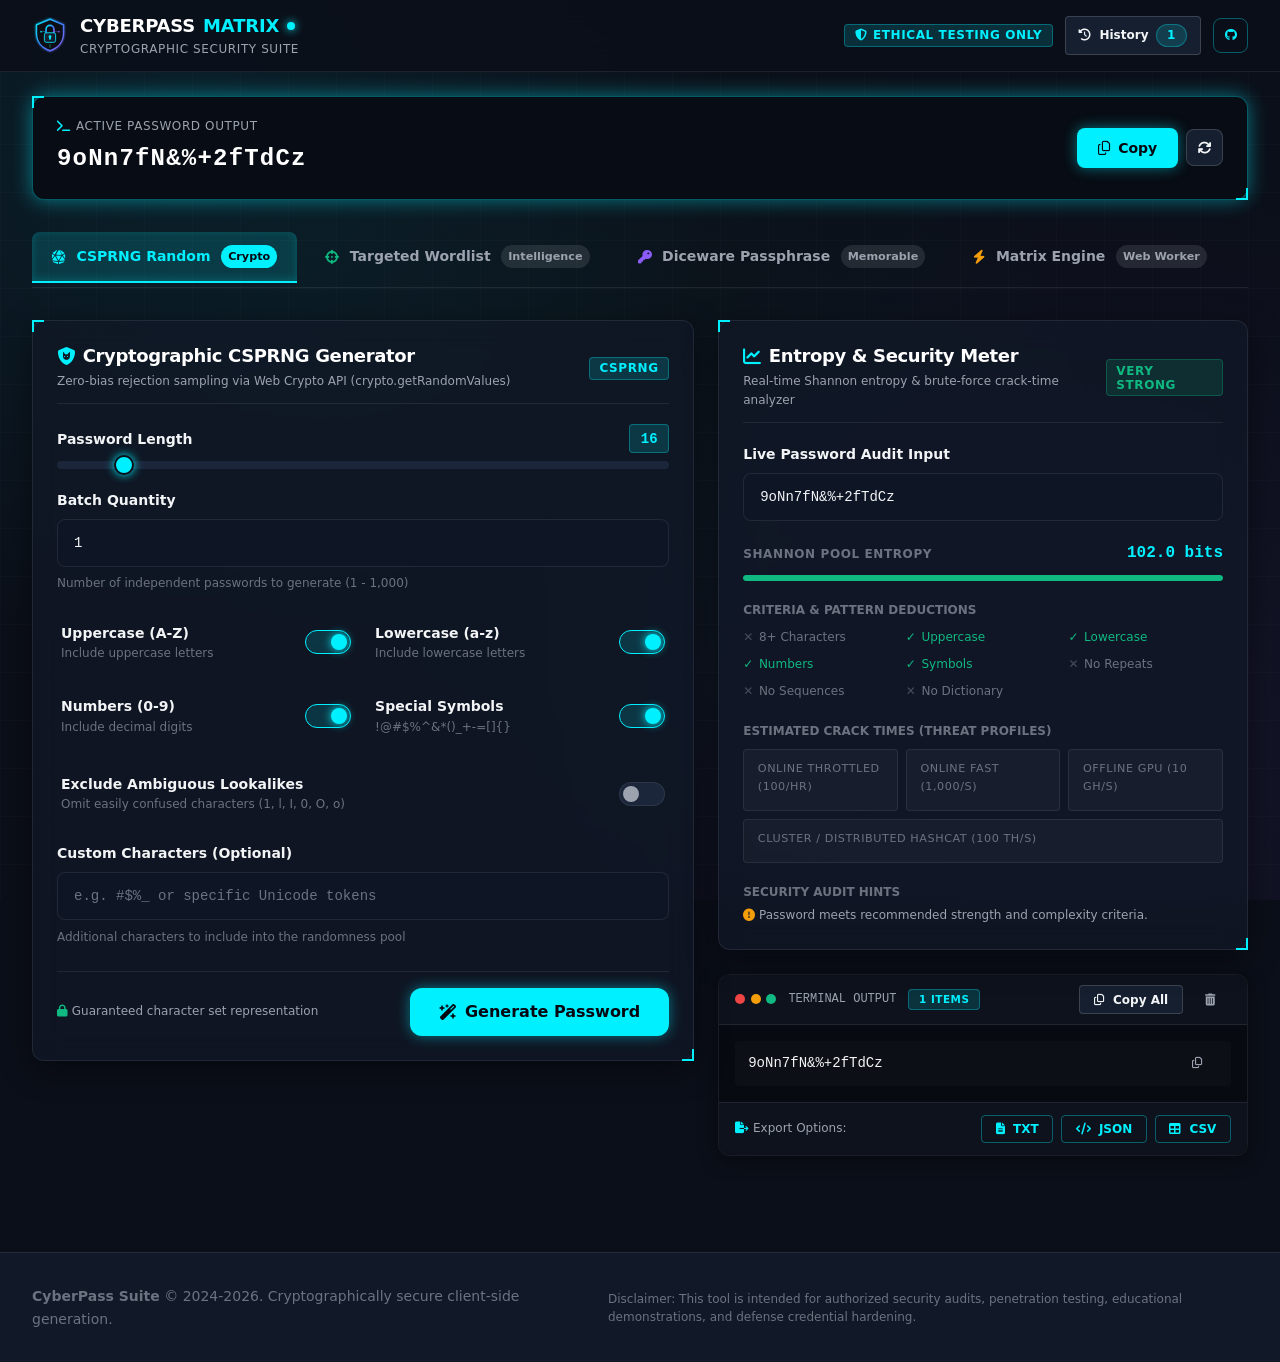
<file: index.html>
<!DOCTYPE html>
<html lang="en">
<head>
  <meta charset="UTF-8" />
  <meta name="viewport" content="width=device-width, initial-scale=1.0" />
  <meta http-equiv="X-UA-Compatible" content="ie=edge" />
  <title>CyberPass Suite - Advanced Password & Wordlist Matrix</title>
  <meta name="description" content="Next-generation cryptographic password generator, targeted wordlist permutation matrix, Diceware passphrase builder, and real-time entropy analyzer for cybersecurity professionals." />
  <link rel="icon" type="image/svg+xml" href="assets/favicon.svg" />

  <!-- FontAwesome 6 Icons CDN -->
  <link rel="stylesheet" href="https://cdnjs.cloudflare.com/ajax/libs/font-awesome/6.5.1/css/all.min.css" />

  <!-- Cyber Design System Stylesheets -->
  <link rel="stylesheet" href="css/styles.css" />
  <link rel="stylesheet" href="css/components.css" />
  <link rel="stylesheet" href="css/cyber-theme.css" />
</head>
<body>
  <!-- Ambient Cyber Background Grid -->
  <div class="cyber-bg"></div>

  <!-- Application Header -->
  <header class="app-header">
    <div class="container header-inner">
      <a href="index.html" class="header-brand">
        <div class="header-logo-icon">
          <img src="assets/favicon.svg" alt="CyberPass Suite Logo" width="36" height="36" />
        </div>
        <div class="header-title-group">
          <span class="header-title">
            CYBERPASS <span class="text-cyan">MATRIX</span>
            <span class="pulse-dot pulse-cyan" title="Operational"></span>
          </span>
          <span class="header-tagline">Cryptographic Security Suite</span>
        </div>
      </a>

      <div class="header-actions">
        <span class="badge badge-cyan d-none d-md-flex" style="display: inline-flex;">
          <i class="fa-solid fa-shield-halved"></i> Ethical Testing Only
        </span>
        <button id="btn-open-history" class="btn btn-secondary btn-sm" aria-label="Open Password History">
          <i class="fa-solid fa-clock-rotate-left"></i>
          <span>History</span>
          <span id="history-count-badge" class="badge badge-pill badge-cyan">0</span>
        </button>
        <a href="https://github.com" target="_blank" rel="noopener noreferrer" class="btn btn-outline btn-sm btn-icon" title="View Source on GitHub">
          <i class="fa-brands fa-github"></i>
        </a>
      </div>
    </div>
  </header>

  <!-- Main Content Layout -->
  <main class="container" style="padding-top: 1.5rem; padding-bottom: 3rem;">

    <!-- Hero Display for Single Active Password -->
    <section class="password-hero glow-cyan cyber-corners" style="margin-bottom: 2rem;" aria-label="Primary Password Output">
      <div style="overflow: hidden; min-width: 0; width: 100%;">
        <div class="text-xs text-muted" style="text-transform: uppercase; letter-spacing: 0.05em; margin-bottom: 0.25rem;">
          <i class="fa-solid fa-terminal text-cyan"></i> Active Password Output
        </div>
        <div class="password-display-text" id="hero-password">Initializing CSPRNG entropy...</div>
      </div>
      <div class="password-hero-actions">
        <button id="btn-hero-copy" class="btn btn-primary" title="Copy to clipboard">
          <i class="fa-regular fa-copy"></i>
          <span>Copy</span>
        </button>
        <button id="btn-hero-regenerate" class="btn btn-secondary btn-icon" title="Regenerate password">
          <i class="fa-solid fa-arrows-rotate"></i>
        </button>
      </div>
    </section>

    <!-- Navigation Tab Bar -->
    <nav class="tabs-nav-wrapper" aria-label="Generator Modes Navigation">
      <div class="tabs-nav" role="tablist">
        <button id="tab-csprng" class="tab-btn active" role="tab" aria-selected="true" aria-controls="panel-csprng">
          <i class="fa-solid fa-dice-d20 text-cyan"></i>
          <span>CSPRNG Random</span>
          <span class="tab-badge">Crypto</span>
        </button>
        <button id="tab-targeted" class="tab-btn" role="tab" aria-selected="false" aria-controls="panel-targeted">
          <i class="fa-solid fa-crosshairs text-green"></i>
          <span>Targeted Wordlist</span>
          <span class="tab-badge">Intelligence</span>
        </button>
        <button id="tab-passphrase" class="tab-btn" role="tab" aria-selected="false" aria-controls="panel-passphrase">
          <i class="fa-solid fa-key text-purple"></i>
          <span>Diceware Passphrase</span>
          <span class="tab-badge">Memorable</span>
        </button>
        <button id="tab-wordlist" class="tab-btn" role="tab" aria-selected="false" aria-controls="panel-wordlist">
          <i class="fa-solid fa-bolt text-amber"></i>
          <span>Matrix Engine</span>
          <span class="tab-badge">Web Worker</span>
        </button>
      </div>
    </nav>

    <!-- Main Dashboard Grid Layout -->
    <div class="dashboard-grid">

      <!-- Left Column: Generator Configuration Panels -->
      <section class="generator-workspace" aria-label="Generator Configuration">

        <!-- =============================================================== -->
        <!-- MODE 1: CSPRNG RANDOM GENERATOR PANEL                           -->
        <!-- =============================================================== -->
        <div id="panel-csprng" class="tab-panel card glass-panel cyber-corners" role="tabpanel" aria-labelledby="tab-csprng">
          <div class="card-header">
            <div>
              <h2 class="card-title">
                <i class="fa-solid fa-shield-cat text-cyan"></i> Cryptographic CSPRNG Generator
              </h2>
              <p class="card-subtitle">Zero-bias rejection sampling via Web Crypto API (crypto.getRandomValues)</p>
            </div>
            <span class="badge badge-cyan">CSPRNG</span>
          </div>

          <div class="card-body">
            <!-- Length Slider -->
            <div class="slider-container">
              <div class="slider-header">
                <label for="csprng-length" class="slider-label">Password Length</label>
                <span id="csprng-length-val" class="slider-value">16</span>
              </div>
              <input type="range" id="csprng-length" class="slider" min="4" max="128" value="16" />
            </div>

            <!-- Quantity & Character Switches -->
            <div class="form-group">
              <label for="csprng-quantity" class="form-label">Batch Quantity</label>
              <input type="number" id="csprng-quantity" class="input-control text-mono" min="1" max="1000" value="1" />
              <span class="form-hint">Number of independent passwords to generate (1 - 1,000)</span>
            </div>

            <div class="grid-2">
              <div class="switch-item">
                <div class="switch-label-group">
                  <span class="switch-title">Uppercase (A-Z)</span>
                  <span class="switch-desc">Include uppercase letters</span>
                </div>
                <label class="switch">
                  <input type="checkbox" id="csprng-upper" checked />
                  <span class="switch-slider"></span>
                </label>
              </div>

              <div class="switch-item">
                <div class="switch-label-group">
                  <span class="switch-title">Lowercase (a-z)</span>
                  <span class="switch-desc">Include lowercase letters</span>
                </div>
                <label class="switch">
                  <input type="checkbox" id="csprng-lower" checked />
                  <span class="switch-slider"></span>
                </label>
              </div>

              <div class="switch-item">
                <div class="switch-label-group">
                  <span class="switch-title">Numbers (0-9)</span>
                  <span class="switch-desc">Include decimal digits</span>
                </div>
                <label class="switch">
                  <input type="checkbox" id="csprng-numbers" checked />
                  <span class="switch-slider"></span>
                </label>
              </div>

              <div class="switch-item">
                <div class="switch-label-group">
                  <span class="switch-title">Special Symbols</span>
                  <span class="switch-desc">!@#$%^&amp;*()_+-=[]{}</span>
                </div>
                <label class="switch">
                  <input type="checkbox" id="csprng-symbols" checked />
                  <span class="switch-slider"></span>
                </label>
              </div>
            </div>

            <div class="switch-item">
              <div class="switch-label-group">
                <span class="switch-title">Exclude Ambiguous Lookalikes</span>
                <span class="switch-desc">Omit easily confused characters (1, l, I, 0, O, o)</span>
              </div>
              <label class="switch">
                <input type="checkbox" id="csprng-no-ambiguous" />
                <span class="switch-slider"></span>
              </label>
            </div>

            <!-- Custom Characters Input -->
            <div class="form-group">
              <label for="csprng-custom" class="form-label">Custom Characters (Optional)</label>
              <input type="text" id="csprng-custom" class="input-control text-mono" placeholder="e.g. #$%_ or specific Unicode tokens" />
              <span class="form-hint">Additional characters to include into the randomness pool</span>
            </div>
          </div>

          <div class="card-footer">
            <span class="text-xs text-muted">
              <i class="fa-solid fa-lock text-green"></i> Guaranteed character set representation
            </span>
            <button id="btn-generate-csprng" class="btn btn-primary btn-lg">
              <i class="fa-solid fa-wand-magic-sparkles"></i> Generate Password
            </button>
          </div>
        </div>

        <!-- =============================================================== -->
        <!-- MODE 2: TARGETED WORDLIST GENERATOR PANEL                       -->
        <!-- =============================================================== -->
        <div id="panel-targeted" class="tab-panel card glass-panel cyber-corners hidden" role="tabpanel" aria-labelledby="tab-targeted" hidden>
          <div class="card-header">
            <div>
              <h2 class="card-title">
                <i class="fa-solid fa-crosshairs text-green"></i> Targeted Wordlist &amp; Pattern Matrix
              </h2>
              <p class="card-subtitle">Permutations based on target intelligence, casing, leetspeak &amp; delimiters</p>
            </div>
            <span class="badge badge-green">Intelligence</span>
          </div>

          <div class="card-body">
            <div class="form-group">
              <label for="targeted-words" class="form-label">Target Keywords / Names / Root Words</label>
              <textarea id="targeted-words" class="textarea-control text-mono" rows="3" placeholder="admin, corporate, target, secret, security"></textarea>
              <span class="form-hint">Comma or line-separated seed words</span>
            </div>

            <div class="grid-2">
              <div class="form-group">
                <label for="targeted-numbers" class="form-label">Years &amp; Numbers</label>
                <input type="text" id="targeted-numbers" class="input-control text-mono" placeholder="2024, 2025, 123, 007" />
                <span class="form-hint">Comma-separated numbers or dates</span>
              </div>

              <div class="form-group">
                <label for="targeted-symbols" class="form-label">Affix Symbols</label>
                <input type="text" id="targeted-symbols" class="input-control text-mono" placeholder="!, @, #, $, %" />
                <span class="form-hint">Comma-separated special characters</span>
              </div>
            </div>

            <div class="grid-2">
              <div class="form-group">
                <label for="targeted-delimiters" class="form-label">Delimiters</label>
                <input type="text" id="targeted-delimiters" class="input-control text-mono" value="_ . - @ #" />
                <span class="form-hint">Separators between compound words and affixes</span>
              </div>

              <div class="form-group">
                <label for="targeted-casing" class="form-label">Casing Transformation</label>
                <select id="targeted-casing" class="select-control">
                  <option value="all" selected>All (lower, UPPER, Title, aLtErNaTe)</option>
                  <option value="lower">Lowercase only</option>
                  <option value="upper">Uppercase only</option>
                  <option value="title">Titlecase only</option>
                  <option value="alternate">Alternate casing</option>
                  <option value="original">Preserve original</option>
                </select>
              </div>
            </div>

            <div class="grid-3">
              <div class="switch-item">
                <div class="switch-label-group">
                  <span class="switch-title">Leetspeak</span>
                  <span class="switch-desc">a→@, e→3, i→1, o→0</span>
                </div>
                <label class="switch">
                  <input type="checkbox" id="targeted-leet" checked />
                  <span class="switch-slider"></span>
                </label>
              </div>

              <div class="switch-item">
                <div class="switch-label-group">
                  <span class="switch-title">Word Reversal</span>
                  <span class="switch-desc">target → tegrat</span>
                </div>
                <label class="switch">
                  <input type="checkbox" id="targeted-reverse" />
                  <span class="switch-slider"></span>
                </label>
              </div>

              <div class="switch-item">
                <div class="switch-label-group">
                  <span class="switch-title">Compounds</span>
                  <span class="switch-desc">Pair distinct words</span>
                </div>
                <label class="switch">
                  <input type="checkbox" id="targeted-compounds" checked />
                  <span class="switch-slider"></span>
                </label>
              </div>
            </div>

            <div class="grid-3">
              <div class="form-group">
                <label for="targeted-affixes" class="form-label">Affixes Placement</label>
                <select id="targeted-affixes" class="select-control">
                  <option value="both" selected>Prefix &amp; Suffix</option>
                  <option value="suffix">Suffix only</option>
                  <option value="prefix">Prefix only</option>
                  <option value="none">No affixes</option>
                </select>
              </div>

              <div class="form-group">
                <label for="targeted-min-len" class="form-label">Min Length</label>
                <input type="number" id="targeted-min-len" class="input-control text-mono" min="0" max="64" value="0" />
              </div>

              <div class="form-group">
                <label for="targeted-max-len" class="form-label">Max Length</label>
                <input type="number" id="targeted-max-len" class="input-control text-mono" min="1" max="128" value="64" />
              </div>
            </div>

            <div class="form-group">
              <label for="targeted-limit" class="form-label">Safety Limit (Max Candidates)</label>
              <input type="number" id="targeted-limit" class="input-control text-mono" min="10" max="50000" value="5000" />
              <span class="form-hint">Cap on maximum generated permutations</span>
            </div>
          </div>

          <div class="card-footer">
            <span class="text-xs text-muted">
              <i class="fa-solid fa-fingerprint text-green"></i> Tailored for authorized credential assessment
            </span>
            <button id="btn-generate-targeted" class="btn btn-success btn-lg">
              <i class="fa-solid fa-bolt"></i> Generate Targeted Wordlist
            </button>
          </div>
        </div>

        <!-- =============================================================== -->
        <!-- MODE 3: MEMORABLE PASSPHRASE GENERATOR (DICEWARE)               -->
        <!-- =============================================================== -->
        <div id="panel-passphrase" class="tab-panel card glass-panel cyber-corners hidden" role="tabpanel" aria-labelledby="tab-passphrase" hidden>
          <div class="card-header">
            <div>
              <h2 class="card-title">
                <i class="fa-solid fa-key text-purple"></i> Memorable Passphrase Generator
              </h2>
              <p class="card-subtitle">Diceware-style 2,048 clean dictionary words with 11 bits of entropy per word</p>
            </div>
            <span class="badge badge-purple">Diceware</span>
          </div>

          <div class="card-body">
            <!-- Word Count Slider -->
            <div class="slider-container">
              <div class="slider-header">
                <label for="passphrase-words" class="slider-label">Word Count (3 to 10)</label>
                <span id="passphrase-words-val" class="slider-value">5</span>
              </div>
              <input type="range" id="passphrase-words" class="slider" min="3" max="10" value="5" />
            </div>

            <div class="grid-2">
              <div class="form-group">
                <label for="passphrase-separator" class="form-label">Word Separator</label>
                <select id="passphrase-separator" class="select-control">
                  <option value="-" selected>Hyphen (-)</option>
                  <option value=".">Period (.)</option>
                  <option value="_">Underscore (_)</option>
                  <option value=" ">Space ( )</option>
                  <option value="/">Slash (/)</option>
                  <option value="random-number">Random Digit (0-9)</option>
                  <option value="random-symbol">Random Symbol (!@#$...)</option>
                  <option value="none">None (compact)</option>
                  <option value="custom">Custom Separator...</option>
                </select>
                <input type="text" id="passphrase-custom-separator" class="input-control text-mono" placeholder="Custom separator string" style="display: none; margin-top: 0.5rem;" />
              </div>

              <div class="form-group">
                <label for="passphrase-casing" class="form-label">Casing Style</label>
                <select id="passphrase-casing" class="select-control">
                  <option value="title" selected>Title Case (Correct-Horse)</option>
                  <option value="lower">lower case (correct-horse)</option>
                  <option value="upper">UPPER CASE (CORRECT-HORSE)</option>
                  <option value="random">Random word casing</option>
                </select>
              </div>
            </div>

            <div class="grid-2">
              <div class="switch-item">
                <div class="switch-label-group">
                  <span class="switch-title">Include Random Number</span>
                  <span class="switch-desc">Injects a digit to boost entropy</span>
                </div>
                <label class="switch">
                  <input type="checkbox" id="passphrase-include-number" checked />
                  <span class="switch-slider"></span>
                </label>
              </div>

              <div class="form-group">
                <label for="passphrase-number-pos" class="form-label">Number Position</label>
                <select id="passphrase-number-pos" class="select-control">
                  <option value="random" selected>Random Word (prefix/suffix)</option>
                  <option value="append">Append to End</option>
                  <option value="prepend">Prepend to Start</option>
                  <option value="all">Every Word</option>
                </select>
              </div>
            </div>

            <div class="form-group">
              <label for="passphrase-quantity" class="form-label">Batch Quantity</label>
              <input type="number" id="passphrase-quantity" class="input-control text-mono" min="1" max="1000" value="1" />
              <span class="form-hint">Number of passphrases to generate (1 - 1,000)</span>
            </div>
          </div>

          <div class="card-footer">
            <span class="text-xs text-muted">
              <i class="fa-solid fa-brain text-purple"></i> High cryptographic security without sacrificing human memorability
            </span>
            <button id="btn-generate-passphrase" class="btn btn-purple btn-lg">
              <i class="fa-solid fa-key"></i> Generate Passphrase
            </button>
          </div>
        </div>

        <!-- =============================================================== -->
        <!-- MODE 4: HIGH-SPEED WORDLIST MATRIX (WEB WORKER)                 -->
        <!-- =============================================================== -->
        <div id="panel-wordlist" class="tab-panel card glass-panel cyber-corners hidden" role="tabpanel" aria-labelledby="tab-wordlist" hidden>
          <div class="card-header">
            <div>
              <h2 class="card-title">
                <i class="fa-solid fa-bolt text-amber"></i> High-Speed Wordlist Matrix
              </h2>
              <p class="card-subtitle">Non-blocking background Web Worker engine powered by Xoshiro128+ PRNG</p>
            </div>
            <span class="badge badge-amber">Matrix Engine</span>
          </div>

          <div class="card-body">
            <div class="grid-2">
              <div class="form-group">
                <label for="worker-mode" class="form-label">Generation Mode</label>
                <select id="worker-mode" class="select-control">
                  <option value="num_sym" selected>Legacy Mode (Numbers + Specials @$#)</option>
                  <option value="numeric">Pure Numeric (PINs / 0-9)</option>
                  <option value="alpha_num">Alphanumeric (a-z, A-Z, 0-9)</option>
                  <option value="all_chars">All Printable ASCII (94 chars)</option>
                  <option value="custom">Custom Character Matrix...</option>
                </select>
              </div>

              <div class="form-group">
                <label for="worker-count" class="form-label">Total Passwords to Generate</label>
                <input type="number" id="worker-count" class="input-control text-mono" min="100" max="10000000" step="1000" value="50000" />
                <span class="form-hint">Scale up to millions without freezing browser</span>
              </div>
            </div>

            <div id="worker-custom-chars-group" class="form-group" style="display: none;">
              <label for="worker-custom-chars" class="form-label">Custom Characters Matrix</label>
              <input type="text" id="worker-custom-chars" class="input-control text-mono" placeholder="Enter custom alphabet, symbols, or Unicode tokens" />
              <span class="form-hint">Engine will sample characters strictly from this alphabet</span>
            </div>

            <div class="grid-2">
              <div class="form-group">
                <label for="worker-min-len" class="form-label">Minimum Length</label>
                <input type="number" id="worker-min-len" class="input-control text-mono" min="1" max="64" value="8" />
              </div>

              <div class="form-group">
                <label for="worker-max-len" class="form-label">Maximum Length</label>
                <input type="number" id="worker-max-len" class="input-control text-mono" min="1" max="64" value="10" />
              </div>
            </div>

            <!-- Real-time Progress Bar -->
            <div class="progress-container" style="margin-top: 0.5rem;">
              <div style="display: flex; justify-content: space-between; font-size: var(--text-xs); color: var(--text-muted);">
                <span>Generation Progress</span>
                <span id="worker-progress-val" class="text-mono text-cyan font-bold">0%</span>
              </div>
              <div class="progress-track">
                <div id="worker-progress-bar" class="progress-fill" style="width: 0%;"></div>
              </div>
            </div>

            <!-- Real-time Engine Telemetry Metrics -->
            <div class="metric-grid">
              <div class="metric-box">
                <span class="metric-label">Generated</span>
                <span id="worker-metric-generated" class="metric-value">0</span>
                <span class="metric-sub">items</span>
              </div>

              <div class="metric-box">
                <span class="metric-label">Speed</span>
                <span id="worker-metric-speed" class="metric-value text-cyan">0 /s</span>
                <span class="metric-sub">passwords/sec</span>
              </div>

              <div class="metric-box">
                <span class="metric-label">Elapsed</span>
                <span id="worker-metric-elapsed" class="metric-value">0.00s</span>
                <span class="metric-sub">active runtime</span>
              </div>

              <div class="metric-box">
                <span class="metric-label">Est. Size</span>
                <span id="worker-metric-size" class="metric-value text-green">0.00 MB</span>
                <span class="metric-sub">UTF-8 footprint</span>
              </div>
            </div>

            <!-- Worker Control Buttons -->
            <div style="display: flex; gap: 0.75rem; flex-wrap: wrap; margin-top: 0.5rem;">
              <button id="btn-worker-start" class="btn btn-primary" style="flex: 2; min-width: 140px;">
                <i class="fa-solid fa-play"></i> Start Matrix
              </button>
              <button id="btn-worker-pause" class="btn btn-secondary" style="flex: 1;" disabled>
                <i class="fa-solid fa-pause"></i> Pause
              </button>
              <button id="btn-worker-resume" class="btn btn-secondary" style="flex: 1;" disabled>
                <i class="fa-solid fa-forward-step"></i> Resume
              </button>
              <button id="btn-worker-stop" class="btn btn-danger" style="flex: 1;" disabled>
                <i class="fa-solid fa-stop"></i> Stop
              </button>
            </div>
          </div>

          <div class="card-footer">
            <span class="text-xs text-muted">
              <i class="fa-solid fa-microchip text-amber"></i> Asynchronous Web Worker thread with graceful in-thread fallback
            </span>
            <a href="wordlist.html" class="btn btn-outline btn-sm">
              <i class="fa-solid fa-arrow-up-right-from-square"></i> Open Standalone Mode
            </a>
          </div>
        </div>

      </section>

      <!-- Right Column: Strength Analyzer & Terminal Output -->
      <section class="analysis-workspace flex flex-col gap-6" aria-label="Security Analysis and Output">

        <!-- Real-Time Password Strength Analyzer -->
        <div class="card glass-panel cyber-corners">
          <div class="card-header">
            <div>
              <h2 class="card-title">
                <i class="fa-solid fa-chart-line text-cyan"></i> Entropy &amp; Security Meter
              </h2>
              <p class="card-subtitle">Real-time Shannon entropy &amp; brute-force crack-time analyzer</p>
            </div>
            <span id="strength-score-label" class="badge badge-green">STRONG</span>
          </div>

          <div class="card-body">
            <!-- Custom Input for Live Testing -->
            <div class="form-group">
              <label for="strength-input" class="form-label">Live Password Audit Input</label>
              <input type="text" id="strength-input" class="input-control text-mono" placeholder="Type or paste any password to audit..." autocomplete="off" />
            </div>

            <!-- Strength Bar & Entropy Display -->
            <div class="strength-meter">
              <div class="strength-header">
                <span class="strength-title">Shannon Pool Entropy</span>
                <span id="strength-entropy" class="text-mono text-cyan font-bold">0.0 bits</span>
              </div>
              <div class="strength-bar-track">
                <div id="strength-meter-bar" class="strength-bar-fill" style="width: 0%; background-color: #ef4444;"></div>
              </div>
            </div>

            <!-- Criteria Checklist -->
            <div>
              <span class="form-label" style="font-size: var(--text-xs); text-transform: uppercase; color: var(--text-dim);">Criteria &amp; Pattern Deductions</span>
              <div class="criteria-list">
                <div id="crit-length" class="criteria-item unmet">
                  <span class="criteria-icon"></span> 8+ Characters
                </div>
                <div id="crit-upper" class="criteria-item unmet">
                  <span class="criteria-icon"></span> Uppercase
                </div>
                <div id="crit-lower" class="criteria-item unmet">
                  <span class="criteria-icon"></span> Lowercase
                </div>
                <div id="crit-numbers" class="criteria-item unmet">
                  <span class="criteria-icon"></span> Numbers
                </div>
                <div id="crit-symbols" class="criteria-item unmet">
                  <span class="criteria-icon"></span> Symbols
                </div>
                <div id="crit-no-repeats" class="criteria-item unmet">
                  <span class="criteria-icon"></span> No Repeats
                </div>
                <div id="crit-no-sequences" class="criteria-item unmet">
                  <span class="criteria-icon"></span> No Sequences
                </div>
                <div id="crit-no-dict" class="criteria-item unmet">
                  <span class="criteria-icon"></span> No Dictionary
                </div>
              </div>
            </div>

            <!-- Threat Model Crack Times -->
            <div>
              <span class="form-label" style="font-size: var(--text-xs); text-transform: uppercase; color: var(--text-dim); margin-bottom: 0.5rem;">Estimated Crack Times (Threat Profiles)</span>
              <div class="crack-time-grid">
                <div class="crack-time-card">
                  <div class="crack-time-scenario">Online Throttled (100/hr)</div>
                  <div id="crack-online-throttled" class="crack-time-val text-cyan">Instant</div>
                </div>
                <div class="crack-time-card">
                  <div class="crack-time-scenario">Online Fast (1,000/s)</div>
                  <div id="crack-online-unthrottled" class="crack-time-val text-green">Instant</div>
                </div>
                <div class="crack-time-card">
                  <div class="crack-time-scenario">Offline GPU (10 GH/s)</div>
                  <div id="crack-offline-gpu" class="crack-time-val text-amber">Instant</div>
                </div>
              </div>
              <div class="crack-time-card" style="margin-top: 0.5rem;">
                <div class="crack-time-scenario">Cluster / Distributed Hashcat (100 TH/s)</div>
                <div id="crack-cluster" class="crack-time-val text-red">Instant</div>
              </div>
            </div>

            <!-- Feedback Advice -->
            <div>
              <span class="form-label" style="font-size: var(--text-xs); text-transform: uppercase; color: var(--text-dim);">Security Audit Hints</span>
              <ul id="strength-feedback-list" style="display: flex; flex-direction: column; gap: 0.35rem; margin-top: 0.25rem;">
                <li class="text-xs text-muted"><i class="fa-solid fa-circle-info text-cyan"></i> Generate or type a password to evaluate security posture.</li>
              </ul>
            </div>
          </div>
        </div>

        <!-- Output Terminal & Export Controls -->
        <div class="output-terminal" id="terminal-container">
          <div class="terminal-header">
            <div style="display: flex; align-items: center; gap: 0.75rem;">
              <div class="terminal-dots">
                <div class="terminal-dot dot-red"></div>
                <div class="terminal-dot dot-yellow"></div>
                <div class="terminal-dot dot-green"></div>
              </div>
              <span class="terminal-title">TERMINAL OUTPUT</span>
              <span id="terminal-count-badge" class="badge badge-cyan" style="font-size: 0.65rem;">0 items</span>
            </div>

            <div class="terminal-actions">
              <button id="btn-copy-all" class="btn btn-secondary btn-sm" title="Copy all to clipboard">
                <i class="fa-regular fa-copy"></i>
                <span class="d-none d-sm-inline">Copy All</span>
              </button>
              <button id="btn-clear-output" class="btn btn-ghost btn-sm" title="Clear terminal">
                <i class="fa-solid fa-trash-can"></i>
              </button>
            </div>
          </div>

          <!-- Scrollable Output Body -->
          <div id="terminal-content" class="terminal-body">
            <div class="text-dim text-center py-4" style="padding: 2rem 0;">
              No passwords generated yet. Select a mode above and click Generate.
            </div>
          </div>

          <!-- Terminal Footer with Export Options -->
          <div class="card-footer" style="background: #0d121c; margin: 0; padding: 0.75rem 1rem;">
            <span class="text-xs text-muted">
              <i class="fa-solid fa-file-export text-cyan"></i> Export Options:
            </span>
            <div style="display: flex; gap: 0.5rem;">
              <button id="btn-download-txt" class="btn btn-outline btn-sm">
                <i class="fa-solid fa-file-lines"></i> TXT
              </button>
              <button id="btn-download-json" class="btn btn-outline btn-sm">
                <i class="fa-solid fa-code"></i> JSON
              </button>
              <button id="btn-download-csv" class="btn btn-outline btn-sm">
                <i class="fa-solid fa-table"></i> CSV
              </button>
            </div>
          </div>
        </div>

      </section>

    </div>
  </main>

  <!-- Session History Modal -->
  <div id="history-modal" class="modal-backdrop" aria-hidden="true" role="dialog" aria-modal="true" aria-labelledby="modal-history-title">
    <div class="modal-container">
      <div class="modal-header">
        <h3 id="modal-history-title" class="modal-title">
          <i class="fa-solid fa-clock-rotate-left text-cyan"></i> Password Session History
        </h3>
        <button id="btn-close-history" class="btn btn-ghost btn-sm" aria-label="Close History Modal">
          <i class="fa-solid fa-xmark"></i>
        </button>
      </div>

      <div class="modal-body">
        <p class="text-xs text-muted" style="margin-bottom: 1rem;">
          History is held strictly in volatile session memory. No data is ever transmitted across the network.
        </p>
        <div id="history-list">
          <div class="text-dim text-center py-4">No password history recorded in this session.</div>
        </div>
      </div>

      <div class="modal-footer">
        <button id="btn-clear-history" class="btn btn-danger btn-sm">
          <i class="fa-solid fa-trash-can"></i> Clear History
        </button>
      </div>
    </div>
  </div>

  <!-- Toast Notification Container -->
  <div id="toast-container" class="toast-container" aria-live="polite"></div>

  <!-- Application Footer -->
  <footer class="app-footer">
    <div class="container footer-content">
      <div>
        <strong>CyberPass Suite</strong> &copy; 2024-2026. Cryptographically secure client-side generation.
      </div>
      <div class="footer-disclaimer">
        Disclaimer: This tool is intended for authorized security audits, penetration testing, educational demonstrations, and defense credential hardening.
      </div>
    </div>
  </footer>

  <!-- Core Module Scripts -->
  <script src="js/crypto-gen.js"></script>
  <script src="js/targeted-gen.js"></script>
  <script src="js/passphrase-gen.js"></script>
  <script src="js/strength-meter.js"></script>
  <script src="js/wordlist-worker.js"></script>
  <script src="js/app.js"></script>
</body>
</html>
</file>
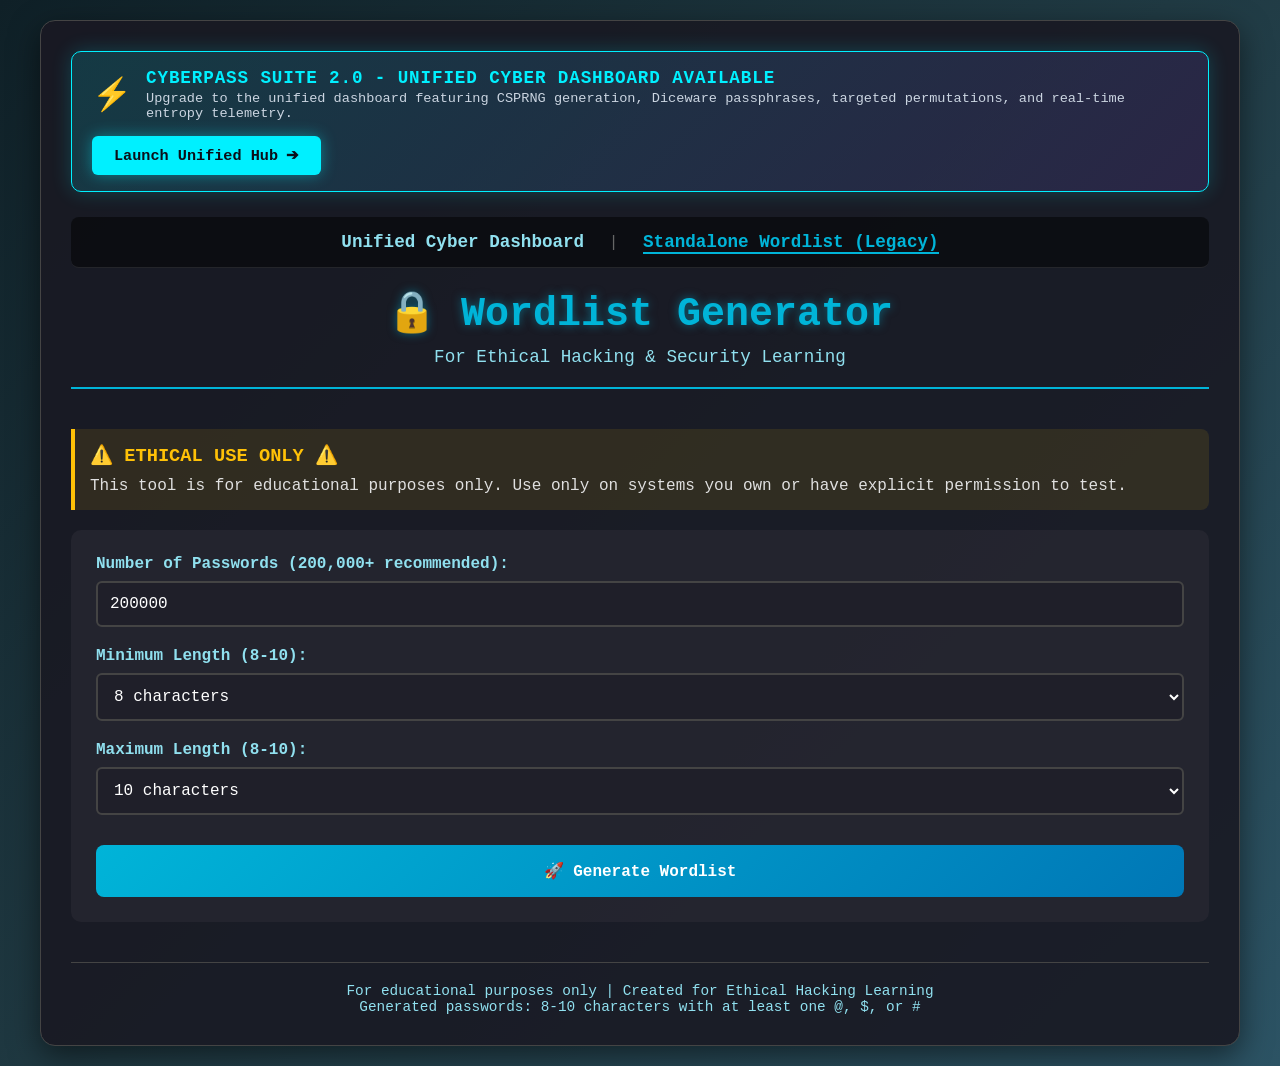
<file: wordlist.html>
<!DOCTYPE html>
<html lang="en">

<head>
  <meta charset="UTF-8" />
  <meta name="viewport" content="width=device-width, initial-scale=1.0" />
  <title>Wordlist Generator - Ethical Hacking Learning</title>
  <link rel="icon" type="image/svg+xml" href="assets/favicon.svg" />
  <style>
    * {
      margin: 0;
      padding: 0;
      box-sizing: border-box;
      font-family: "Consolas", "Monaco", monospace;
    }

    body {
      background: linear-gradient(135deg, #0f2027, #203a43, #2c5364);
      color: #e0e0e0;
      min-height: 100vh;
      padding: 20px;
    }

    .container {
      max-width: 1200px;
      margin: 0 auto;
      padding: 30px;
      background: rgba(25, 25, 35, 0.9);
      border-radius: 15px;
      box-shadow: 0 10px 30px rgba(0, 0, 0, 0.5);
      border: 1px solid #444;
    }

    header {
      text-align: center;
      margin-bottom: 40px;
      padding-bottom: 20px;
      border-bottom: 2px solid #00b4d8;
    }

    h1 {
      color: #00b4d8;
      font-size: 2.5em;
      margin-bottom: 10px;
      text-shadow: 0 0 10px rgba(0, 180, 216, 0.5);
    }

    .subtitle {
      color: #90e0ef;
      font-size: 1.1em;
    }

    .warning {
      background: rgba(255, 193, 7, 0.1);
      border-left: 4px solid #ffc107;
      padding: 15px;
      margin: 20px 0;
      border-radius: 0 8px 8px 0;
    }

    .warning h3 {
      color: #ffc107;
      margin-bottom: 10px;
    }

    .controls {
      background: rgba(40, 40, 50, 0.7);
      padding: 25px;
      border-radius: 10px;
      margin-bottom: 30px;
    }

    .input-group {
      margin-bottom: 20px;
    }

    label {
      display: block;
      margin-bottom: 8px;
      color: #90e0ef;
      font-weight: bold;
    }

    input,
    select {
      width: 100%;
      padding: 12px;
      background: rgba(30, 30, 40, 0.8);
      border: 2px solid #444;
      border-radius: 6px;
      color: white;
      font-size: 16px;
    }

    input:focus,
    select:focus {
      outline: none;
      border-color: #00b4d8;
      box-shadow: 0 0 0 3px rgba(0, 180, 216, 0.2);
    }

    .button-group {
      display: flex;
      gap: 15px;
      flex-wrap: wrap;
      margin-top: 30px;
    }

    button {
      flex: 1;
      padding: 16px 24px;
      border: none;
      border-radius: 8px;
      font-size: 16px;
      font-weight: bold;
      cursor: pointer;
      transition: all 0.3s ease;
      min-width: 200px;
    }

    #generateBtn {
      background: linear-gradient(135deg, #00b4d8, #0077b6);
      color: white;
    }

    #generateBtn:hover {
      background: linear-gradient(135deg, #0093b6, #005a8c);
      transform: translateY(-2px);
      box-shadow: 0 5px 15px rgba(0, 180, 216, 0.4);
    }

    #stopBtn {
      background: linear-gradient(135deg, #f94144, #c1121f);
      color: white;
    }

    #stopBtn:hover {
      background: linear-gradient(135deg, #d90429, #9d0208);
      transform: translateY(-2px);
    }

    #saveBtn {
      background: linear-gradient(135deg, #4cc9f0, #4361ee);
      color: white;
    }

    #saveBtn:hover {
      background: linear-gradient(135deg, #38b2e6, #3a56d4);
      transform: translateY(-2px);
    }

    .progress-container {
      margin-top: 30px;
      background: rgba(40, 40, 50, 0.7);
      padding: 20px;
      border-radius: 10px;
    }

    .progress-bar {
      width: 100%;
      height: 30px;
      background: rgba(30, 30, 40, 0.8);
      border-radius: 15px;
      overflow: hidden;
      margin-bottom: 15px;
    }

    .progress-fill {
      height: 100%;
      background: linear-gradient(90deg, #00b4d8, #4cc9f0);
      width: 0%;
      transition: width 0.3s ease;
      border-radius: 15px;
    }

    .stats {
      display: grid;
      grid-template-columns: repeat(auto-fit, minmax(200px, 1fr));
      gap: 15px;
      margin-top: 20px;
    }

    .stat-box {
      background: rgba(30, 30, 40, 0.8);
      padding: 15px;
      border-radius: 8px;
      text-align: center;
    }

    .stat-value {
      font-size: 24px;
      font-weight: bold;
      color: #4cc9f0;
    }

    .stat-label {
      font-size: 14px;
      color: #90e0ef;
      margin-top: 5px;
    }

    .output-info {
      margin-top: 30px;
      padding: 20px;
      background: rgba(40, 40, 50, 0.7);
      border-radius: 10px;
    }

    #status {
      color: #4cc9f0;
      font-weight: bold;
      margin-bottom: 10px;
    }

    #fileInfo {
      color: #90e0ef;
    }

    footer {
      text-align: center;
      margin-top: 40px;
      padding-top: 20px;
      border-top: 1px solid #444;
      color: #90e0ef;
      font-size: 0.9em;
    }

    @media (max-width: 768px) {
      .container {
        padding: 15px;
      }

      h1 {
        font-size: 2em;
      }

      button {
        min-width: 100%;
      }
    }
  </style>
</head>

<body>
  <div class="container">
    <!-- Top Cyber Banner Directing Users to the Unified Hub -->
    <div class="cyber-hub-banner" style="background: linear-gradient(135deg, rgba(0, 240, 255, 0.15), rgba(139, 92, 246, 0.15)); border: 1px solid #00f0ff; border-radius: 10px; padding: 16px 20px; margin-bottom: 25px; display: flex; align-items: center; justify-content: space-between; flex-wrap: wrap; gap: 15px; box-shadow: 0 0 20px rgba(0, 240, 255, 0.2);">
      <div style="display: flex; align-items: center; gap: 14px;">
        <span style="font-size: 2rem;">⚡</span>
        <div>
          <div style="color: #00f0ff; font-weight: bold; font-size: 1.1rem; letter-spacing: 0.05em; text-transform: uppercase;">CyberPass Suite 2.0 - Unified Cyber Dashboard Available</div>
          <div style="color: #cbd5e1; font-size: 0.85rem; margin-top: 3px;">Upgrade to the unified dashboard featuring CSPRNG generation, Diceware passphrases, targeted permutations, and real-time entropy telemetry.</div>
        </div>
      </div>
      <a href="index.html" style="background: #00f0ff; color: #0b0f19; text-decoration: none; font-weight: bold; padding: 10px 22px; border-radius: 6px; font-size: 0.95rem; display: inline-flex; align-items: center; gap: 8px; box-shadow: 0 0 15px rgba(0, 240, 255, 0.4); transition: transform 0.2s;">
        <span>Launch Unified Hub</span> ➔
      </a>
    </div>

    <nav
      style="background: rgba(0,0,0,0.5); padding: 15px; text-align: center; margin-bottom: 20px; border-bottom: 1px solid rgba(255,255,255,0.1); border-radius: 8px;">
      <a href="index.html"
        style="color: #90e0ef; text-decoration: none; margin: 0 15px; font-weight: bold; font-size: 1.1rem; transition: color 0.3s;">Unified Cyber Dashboard</a>
      <span style="color: #666;">|</span>
      <a href="wordlist.html"
        style="color: #00b4d8; text-decoration: none; margin: 0 15px; font-weight: bold; font-size: 1.1rem; border-bottom: 2px solid #00b4d8;">Standalone Wordlist (Legacy)</a>
    </nav>
    <header>
      <h1>🔒 Wordlist Generator</h1>
      <p class="subtitle">For Ethical Hacking & Security Learning</p>
    </header>

    <div class="warning">
      <h3>⚠️ ETHICAL USE ONLY ⚠️</h3>
      <p>
        This tool is for educational purposes only. Use only on systems you
        own or have explicit permission to test.
      </p>
    </div>

    <div class="controls">
      <div class="input-group">
        <label for="count">Number of Passwords (200,000+ recommended):</label>
        <input type="number" id="count" min="1000" max="10000000" value="200000" />
      </div>

      <div class="input-group">
        <label for="minLength">Minimum Length (8-10):</label>
        <select id="minLength">
          <option value="8">8 characters</option>
          <option value="9">9 characters</option>
          <option value="10">10 characters</option>
        </select>
      </div>

      <div class="input-group">
        <label for="maxLength">Maximum Length (8-10):</label>
        <select id="maxLength">
          <option value="8">8 characters</option>
          <option value="9">9 characters</option>
          <option value="10" selected>10 characters</option>
        </select>
      </div>

      <div class="button-group">
        <button id="generateBtn">🚀 Generate Wordlist</button>
        <button id="stopBtn" style="display: none">⏹️ Stop Generation</button>
        <button id="saveBtn" style="display: none">💾 Save to File</button>
      </div>
    </div>

    <div class="progress-container" style="display: none">
      <h3>Generation Progress</h3>
      <div class="progress-bar">
        <div class="progress-fill" id="progressFill"></div>
      </div>
      <div class="stats">
        <div class="stat-box">
          <div class="stat-value" id="generatedCount">0</div>
          <div class="stat-label">Passwords Generated</div>
        </div>
        <div class="stat-box">
          <div class="stat-value" id="timeElapsed">0s</div>
          <div class="stat-label">Time Elapsed</div>
        </div>
        <div class="stat-box">
          <div class="stat-value" id="fileSize">0 MB</div>
          <div class="stat-label">Estimated Size</div>
        </div>
        <div class="stat-box">
          <div class="stat-value" id="speed">0/sec</div>
          <div class="stat-label">Generation Speed</div>
        </div>
      </div>
    </div>

    <div class="output-info" style="display: none">
      <h3 id="status">Ready to generate...</h3>
      <p id="fileInfo">Wordlist will appear here when generated.</p>
    </div>

    <footer>
      <p>
        For educational purposes only | Created for Ethical Hacking Learning
      </p>
      <p>Generated passwords: 8-10 characters with at least one @, $, or #</p>
    </footer>
  </div>

  <script>
    class WordlistGenerator {
      constructor() {
        this.isGenerating = false;
        this.wordlist = [];
        this.specialChars = ["@", "$", "#"];
        this.digits = "0123456789";
        this.startTime = null;
        this.interval = null;
      }

      generatePassword(minLength, maxLength) {
        // Random length between min and max
        const length =
          Math.floor(Math.random() * (maxLength - minLength + 1)) + minLength;

        // Ensure at least one special character
        const numSpecial = Math.floor(Math.random() * 2) + 1; // 1-2 special chars
        const numDigits = length - numSpecial;

        // Generate digits
        let digits = "";
        for (let i = 0; i < numDigits; i++) {
          digits +=
            this.digits[Math.floor(Math.random() * this.digits.length)];
        }

        // Generate special characters
        let specials = "";
        for (let i = 0; i < numSpecial; i++) {
          specials +=
            this.specialChars[
            Math.floor(Math.random() * this.specialChars.length)
            ];
        }

        // Combine and shuffle
        let password = digits + specials;
        password = this.shuffleString(password);

        return password;
      }

      shuffleString(str) {
        const arr = str.split("");
        for (let i = arr.length - 1; i > 0; i--) {
          const j = Math.floor(Math.random() * (i + 1));
          [arr[i], arr[j]] = [arr[j], arr[i]];
        }
        return arr.join("");
      }

      startGeneration(totalCount, minLength, maxLength, updateCallback) {
        this.isGenerating = true;
        this.wordlist = [];
        this.startTime = Date.now();

        // Generate in batches to keep UI responsive
        const batchSize = 10000;
        let generated = 0;

        const generateBatch = () => {
          if (!this.isGenerating || generated >= totalCount) {
            this.stopGeneration();
            updateCallback({
              generated: generated,
              total: totalCount,
              completed: true,
              timeElapsed: (Date.now() - this.startTime) / 1000,
            });
            return;
          }

          const batchCount = Math.min(batchSize, totalCount - generated);
          for (let i = 0; i < batchCount; i++) {
            this.wordlist.push(this.generatePassword(minLength, maxLength));
          }

          generated += batchCount;

          updateCallback({
            generated: generated,
            total: totalCount,
            completed: false,
            timeElapsed: (Date.now() - this.startTime) / 1000,
          });

          // Schedule next batch
          setTimeout(generateBatch, 0);
        };

        generateBatch();
      }

      stopGeneration() {
        this.isGenerating = false;
        if (this.interval) {
          clearInterval(this.interval);
          this.interval = null;
        }
      }

      saveToFile() {
        if (this.wordlist.length === 0) return null;

        const content = this.wordlist.join("\n");
        const blob = new Blob([content], { type: "text/plain" });
        return blob;
      }
    }

    // DOM Elements
    const generateBtn = document.getElementById("generateBtn");
    const stopBtn = document.getElementById("stopBtn");
    const saveBtn = document.getElementById("saveBtn");
    const progressContainer = document.querySelector(".progress-container");
    const outputInfo = document.querySelector(".output-info");
    const progressFill = document.getElementById("progressFill");
    const generatedCount = document.getElementById("generatedCount");
    const timeElapsed = document.getElementById("timeElapsed");
    const fileSize = document.getElementById("fileSize");
    const speed = document.getElementById("speed");
    const status = document.getElementById("status");
    const fileInfo = document.getElementById("fileInfo");

    let generator = new WordlistGenerator();
    let lastUpdateTime = null;
    let lastGenerated = 0;

    // Update statistics
    function updateStats(data) {
      const progress = (data.generated / data.total) * 100;
      progressFill.style.width = `${progress}%`;
      generatedCount.textContent = data.generated.toLocaleString();

      const elapsed = data.timeElapsed.toFixed(1);
      timeElapsed.textContent = `${elapsed}s`;

      // Calculate speed
      const now = Date.now();
      if (lastUpdateTime) {
        const timeDiff = (now - lastUpdateTime) / 1000;
        const generatedDiff = data.generated - lastGenerated;
        if (timeDiff > 0) {
          const currentSpeed = Math.round(generatedDiff / timeDiff);
          speed.textContent = `${currentSpeed.toLocaleString()}/sec`;
        }
      }
      lastUpdateTime = now;
      lastGenerated = data.generated;

      // Estimate file size (approx 11 bytes per password: 10 chars + newline)
      const estimatedSize = (data.generated * 11) / (1024 * 1024);
      fileSize.textContent = `${estimatedSize.toFixed(2)} MB`;

      if (data.completed) {
        status.textContent = "✅ Generation Complete!";
        status.style.color = "#4ade80";
        fileInfo.textContent = `Successfully generated ${data.generated.toLocaleString()} passwords. Ready to save.`;
        generateBtn.style.display = "none";
        stopBtn.style.display = "none";
        saveBtn.style.display = "block";
      } else {
        status.textContent = `🔄 Generating... ${progress.toFixed(1)}%`;
        status.style.color = "#4cc9f0";
        fileInfo.textContent = `Generating passwords: ${data.generated.toLocaleString()} of ${data.total.toLocaleString()}`;
      }
    }

    // Start generation
    generateBtn.addEventListener("click", () => {
      const totalCount = parseInt(document.getElementById("count").value);
      const minLength = parseInt(document.getElementById("minLength").value);
      const maxLength = parseInt(document.getElementById("maxLength").value);

      if (isNaN(totalCount) || totalCount < 1000) {
        alert("Please enter at least 1000 passwords");
        return;
      }

      if (minLength > maxLength) {
        alert("Minimum length cannot be greater than maximum length");
        return;
      }

      // Show progress container
      progressContainer.style.display = "block";
      outputInfo.style.display = "block";

      // Update button states
      generateBtn.style.display = "none";
      stopBtn.style.display = "block";
      saveBtn.style.display = "none";

      // Reset stats
      lastUpdateTime = null;
      lastGenerated = 0;

      // Start generation
      generator.startGeneration(
        totalCount,
        minLength,
        maxLength,
        updateStats
      );
    });

    // Stop generation
    stopBtn.addEventListener("click", () => {
      generator.stopGeneration();
      generateBtn.style.display = "block";
      stopBtn.style.display = "none";
      saveBtn.style.display = "block";
      status.textContent = "⏹️ Generation Stopped";
      status.style.color = "#f94144";
    });

    // Save to file
    saveBtn.addEventListener("click", () => {
      const blob = generator.saveToFile();
      if (!blob) {
        alert("No wordlist generated yet!");
        return;
      }

      const totalCount = parseInt(document.getElementById("count").value);
      const timestamp = new Date().toISOString().replace(/[:.]/g, "-");
      const filename = `wordlist_${totalCount}_${timestamp}.txt`;

      // Create download link
      const url = URL.createObjectURL(blob);
      const a = document.createElement("a");
      a.href = url;
      a.download = filename;

      // Trigger download
      document.body.appendChild(a);
      a.click();

      // Cleanup
      setTimeout(() => {
        document.body.removeChild(a);
        URL.revokeObjectURL(url);

        fileInfo.innerHTML = `✅ Wordlist saved as <strong>${filename}</strong><br>
                                     Contains ${generator.wordlist.length.toLocaleString()} passwords<br>
                                     Size: ${(
            blob.size /
            (1024 * 1024)
          ).toFixed(2)} MB`;
      }, 100);
    });

    // Initialize with sample values
    document.getElementById("count").addEventListener("input", function () {
      const value = parseInt(this.value);
      if (value > 1000000) {
        fileInfo.textContent = `Note: Generating ${value.toLocaleString()} passwords may take a while and create a large file (~${(
          (value * 11) /
          (1024 * 1024)
        ).toFixed(1)} MB)`;
        outputInfo.style.display = "block";
      }
    });
  </script>
</body>

</html>
</file>
<file: css/styles.css>
/* ==========================================================================
   PASSWORD & WORDLIST GENERATOR SUITE - DESIGN SYSTEM
   File: css/styles.css
   Description: Reset, CSS variables, typography, container, header & layout
   ========================================================================== */

/* --- 1. CSS CUSTOM PROPERTIES & TOKENS --- */
:root {
  /* Background Palettes */
  --bg-main: #0b0f19;
  --bg-surface: #111827;
  --bg-card: rgba(17, 24, 39, 0.75);
  --bg-card-hover: rgba(31, 41, 55, 0.85);
  --bg-card-solid: #161f30;
  --bg-input: #0e1626;
  --bg-input-focus: #141e33;
  --bg-terminal: #070a10;

  /* Borders & Dividers */
  --border-subtle: rgba(255, 255, 255, 0.08);
  --border-medium: rgba(255, 255, 255, 0.16);
  --border-accent: rgba(0, 240, 255, 0.35);
  --border-glow: 0 0 12px rgba(0, 240, 255, 0.25);

  /* Cyber Neon Accents */
  --accent-cyan: #00f0ff;
  --accent-cyan-hover: #38f8ff;
  --accent-cyan-dim: rgba(0, 240, 255, 0.15);
  --accent-cyan-glow: rgba(0, 240, 255, 0.45);

  --accent-green: #10b981;
  --accent-green-hover: #34d399;
  --accent-green-dim: rgba(16, 185, 129, 0.15);
  --accent-green-glow: rgba(16, 185, 129, 0.45);

  --accent-purple: #8b5cf6;
  --accent-purple-hover: #a78bfa;
  --accent-purple-dim: rgba(139, 92, 246, 0.15);
  --accent-purple-glow: rgba(139, 92, 246, 0.45);

  --accent-amber: #f59e0b;
  --accent-amber-dim: rgba(245, 158, 11, 0.15);
  --accent-amber-glow: rgba(245, 158, 11, 0.45);

  --accent-red: #ef4444;
  --accent-red-dim: rgba(239, 68, 68, 0.15);
  --accent-red-glow: rgba(239, 68, 68, 0.45);

  /* Typography Colors */
  --text-main: #f3f4f6;
  --text-heading: #ffffff;
  --text-muted: #9ca3af;
  --text-dim: #6b7280;
  --text-on-accent: #050811;

  /* Fonts */
  --font-sans: 'Inter', system-ui, -apple-system, BlinkMacSystemFont, 'Segoe UI', Roboto, Oxygen, Ubuntu, Cantarell, sans-serif;
  --font-mono: 'JetBrains Mono', 'Fira Code', 'Cascadia Code', Menlo, Consolas, Monaco, monospace;

  /* Typography Scale */
  --text-xs: 0.75rem;    /* 12px */
  --text-sm: 0.875rem;   /* 14px */
  --text-base: 1rem;     /* 16px */
  --text-lg: 1.125rem;   /* 18px */
  --text-xl: 1.25rem;    /* 20px */
  --text-2xl: 1.5rem;    /* 24px */
  --text-3xl: 1.875rem;  /* 30px */
  --text-4xl: 2.25rem;   /* 36px */

  /* Border Radii */
  --radius-xs: 4px;
  --radius-sm: 8px;
  --radius-md: 12px;
  --radius-lg: 16px;
  --radius-xl: 24px;
  --radius-full: 9999px;

  /* Shadows */
  --shadow-sm: 0 2px 8px rgba(0, 0, 0, 0.35);
  --shadow-md: 0 4px 20px rgba(0, 0, 0, 0.45);
  --shadow-lg: 0 8px 32px rgba(0, 0, 0, 0.6);
  --shadow-cyan: 0 0 20px rgba(0, 240, 255, 0.25);
  --shadow-green: 0 0 20px rgba(16, 185, 129, 0.25);
  --shadow-purple: 0 0 20px rgba(139, 92, 246, 0.25);

  /* Transitions */
  --transition-fast: 0.15s ease;
  --transition-normal: 0.25s cubic-bezier(0.4, 0, 0.2, 1);
  --transition-slow: 0.4s ease;

  /* Layout Spacing */
  --container-max-w: 1280px;
  --header-height: 72px;
}

/* --- 2. MODERN RESET --- */
*, *::before, *::after {
  box-sizing: border-box;
  margin: 0;
  padding: 0;
}

html {
  font-size: 16px;
  scroll-behavior: smooth;
  -webkit-text-size-adjust: 100%;
  color-scheme: dark;
}

body {
  min-height: 100vh;
  background-color: var(--bg-main);
  color: var(--text-main);
  font-family: var(--font-sans);
  font-size: var(--text-base);
  line-height: 1.6;
  -webkit-font-smoothing: antialiased;
  -moz-osx-font-smoothing: grayscale;
  overflow-x: hidden;
  position: relative;
}

img, svg, picture, video {
  display: block;
  max-width: 100%;
}

input, button, textarea, select {
  font: inherit;
  color: inherit;
}

button {
  cursor: pointer;
  background: none;
  border: none;
}

a {
  color: var(--accent-cyan);
  text-decoration: none;
  transition: color var(--transition-fast);
}

a:hover {
  color: var(--accent-cyan-hover);
  text-decoration: underline;
}

ul, ol {
  list-style: none;
}

/* --- 3. TYPOGRAPHY --- */
h1, h2, h3, h4, h5, h6 {
  color: var(--text-heading);
  font-weight: 700;
  line-height: 1.25;
  letter-spacing: -0.02em;
}

h1 {
  font-size: clamp(1.75rem, 4vw, 2.5rem);
}

h2 {
  font-size: clamp(1.35rem, 3vw, 1.875rem);
}

h3 {
  font-size: var(--text-xl);
}

h4 {
  font-size: var(--text-lg);
}

p {
  color: var(--text-muted);
  margin-bottom: 0.75rem;
}

p:last-child {
  margin-bottom: 0;
}

code, kbd, samp, pre {
  font-family: var(--font-mono);
  font-size: 0.9em;
}

/* Text Utility Classes */
.text-cyan { color: var(--accent-cyan) !important; }
.text-green { color: var(--accent-green) !important; }
.text-purple { color: var(--accent-purple) !important; }
.text-amber { color: var(--accent-amber) !important; }
.text-red { color: var(--accent-red) !important; }
.text-muted { color: var(--text-muted) !important; }
.text-dim { color: var(--text-dim) !important; }
.text-main { color: var(--text-main) !important; }
.text-heading { color: var(--text-heading) !important; }
.text-mono { font-family: var(--font-mono) !important; }
.text-sm { font-size: var(--text-sm) !important; }
.text-xs { font-size: var(--text-xs) !important; }
.font-bold { font-weight: 700 !important; }
.font-semibold { font-weight: 600 !important; }
.font-medium { font-weight: 500 !important; }

/* --- 4. LAYOUT & CONTAINERS --- */
.container {
  width: 100%;
  max-width: var(--container-max-w);
  margin-left: auto;
  margin-right: auto;
  padding-left: 1.25rem;
  padding-right: 1.25rem;
}

@media (min-width: 640px) {
  .container {
    padding-left: 1.75rem;
    padding-right: 1.75rem;
  }
}

@media (min-width: 1024px) {
  .container {
    padding-left: 2rem;
    padding-right: 2rem;
  }
}

/* --- 5. APPLICATION HEADER --- */
.app-header {
  position: sticky;
  top: 0;
  z-index: 50;
  height: var(--header-height);
  background: rgba(11, 15, 25, 0.85);
  backdrop-filter: blur(14px);
  -webkit-backdrop-filter: blur(14px);
  border-bottom: 1px solid var(--border-subtle);
  display: flex;
  align-items: center;
}

.header-inner {
  display: flex;
  align-items: center;
  justify-content: space-between;
  width: 100%;
  gap: 1rem;
}

.header-brand {
  display: flex;
  align-items: center;
  gap: 0.75rem;
  text-decoration: none;
}

.header-logo-icon {
  width: 36px;
  height: 36px;
  display: flex;
  align-items: center;
  justify-content: center;
  flex-shrink: 0;
}

.header-title-group {
  display: flex;
  flex-direction: column;
}

.header-title {
  font-size: var(--text-lg);
  font-weight: 800;
  color: var(--text-heading);
  letter-spacing: -0.01em;
  display: flex;
  align-items: center;
  gap: 0.5rem;
  white-space: nowrap;
}

.header-tagline {
  font-size: var(--text-xs);
  color: var(--text-muted);
  letter-spacing: 0.05em;
  text-transform: uppercase;
}

.header-actions {
  display: flex;
  align-items: center;
  gap: 0.75rem;
}

/* --- 6. NAVIGATION & TABS BAR --- */
.tabs-nav-wrapper {
  margin: 1.5rem 0 2rem 0;
  border-bottom: 1px solid var(--border-subtle);
  overflow-x: auto;
  overflow-y: hidden;
  scrollbar-width: none; /* Firefox */
  -webkit-overflow-scrolling: touch;
}

.tabs-nav-wrapper::-webkit-scrollbar {
  display: none; /* Chrome/Safari */
}

.tabs-nav {
  display: flex;
  align-items: center;
  gap: 0.5rem;
  min-width: max-content;
  padding-bottom: 0.25rem;
}

/* --- 7. DASHBOARD GRID LAYOUTS --- */
.dashboard-grid {
  display: grid;
  grid-template-columns: 1fr;
  gap: 1.5rem;
  margin-bottom: 3rem;
}

@media (min-width: 992px) {
  .dashboard-grid {
    grid-template-columns: 1.25fr 1fr;
    align-items: start;
  }
}

.grid-2 {
  display: grid;
  grid-template-columns: 1fr;
  gap: 1rem;
}

@media (min-width: 600px) {
  .grid-2 {
    grid-template-columns: repeat(2, 1fr);
  }
}

.grid-3 {
  display: grid;
  grid-template-columns: 1fr;
  gap: 1rem;
}

@media (min-width: 600px) {
  .grid-3 {
    grid-template-columns: repeat(2, 1fr);
  }
}

@media (min-width: 900px) {
  .grid-3 {
    grid-template-columns: repeat(3, 1fr);
  }
}

.grid-4 {
  display: grid;
  grid-template-columns: repeat(auto-fit, minmax(200px, 1fr));
  gap: 1rem;
}

/* --- 8. FLEX UTILITIES --- */
.flex { display: flex; }
.flex-col { display: flex; flex-direction: column; }
.items-center { align-items: center; }
.items-start { align-items: flex-start; }
.justify-between { justify-content: space-between; }
.justify-center { justify-content: center; }
.justify-end { justify-content: flex-end; }
.flex-wrap { flex-wrap: wrap; }
.flex-1 { flex: 1 1 0%; }
.gap-1 { gap: 0.25rem; }
.gap-2 { gap: 0.5rem; }
.gap-3 { gap: 0.75rem; }
.gap-4 { gap: 1rem; }
.gap-6 { gap: 1.5rem; }

/* --- 9. DISPLAY & VISIBILITY --- */
.hidden { display: none !important; }
.sr-only {
  position: absolute;
  width: 1px;
  height: 1px;
  padding: 0;
  margin: -1px;
  overflow: hidden;
  clip: rect(0, 0, 0, 0);
  white-space: nowrap;
  border: 0;
}

/* --- 10. FOOTER --- */
.app-footer {
  margin-top: auto;
  border-top: 1px solid var(--border-subtle);
  background: var(--bg-surface);
  padding: 2rem 0;
  font-size: var(--text-sm);
  color: var(--text-dim);
}

.footer-content {
  display: flex;
  flex-direction: column;
  gap: 1rem;
  align-items: center;
  text-align: center;
}

@media (min-width: 768px) {
  .footer-content {
    flex-direction: row;
    justify-content: space-between;
    text-align: left;
  }
}

.footer-disclaimer {
  max-width: 640px;
  font-size: var(--text-xs);
  line-height: 1.5;
  color: var(--text-dim);
}
</file>
<file: css/components.css>
/* ==========================================================================
   PASSWORD & WORDLIST GENERATOR SUITE - DESIGN SYSTEM
   File: css/components.css
   Description: UI components (Buttons, Tabs, Cards, Sliders, Switches,
                Toasts, Modals, Terminal, Metrics, Strength Meter)
   ========================================================================== */

/* --- 1. BUTTONS (.btn) --- */
.btn {
  display: inline-flex;
  align-items: center;
  justify-content: center;
  gap: 0.5rem;
  font-family: var(--font-sans);
  font-size: var(--text-sm);
  font-weight: 600;
  line-height: 1;
  padding: 0.75rem 1.25rem;
  border-radius: var(--radius-sm);
  border: 1px solid transparent;
  cursor: pointer;
  transition: all var(--transition-fast);
  white-space: nowrap;
  user-select: none;
  text-decoration: none;
}

.btn:focus-visible {
  outline: 2px solid var(--accent-cyan);
  outline-offset: 2px;
}

.btn:disabled,
.btn[disabled] {
  opacity: 0.45;
  cursor: not-allowed;
  box-shadow: none !important;
}

/* Button Variants */
.btn-primary {
  background: var(--accent-cyan);
  color: var(--text-on-accent);
  box-shadow: 0 0 14px var(--accent-cyan-glow);
}

.btn-primary:hover:not(:disabled) {
  background: var(--accent-cyan-hover);
  box-shadow: 0 0 20px var(--accent-cyan-glow);
  transform: translateY(-1px);
}

.btn-primary:active:not(:disabled) {
  transform: translateY(0);
}

.btn-secondary {
  background: var(--bg-card-solid);
  color: var(--text-main);
  border: 1px solid var(--border-medium);
}

.btn-secondary:hover:not(:disabled) {
  background: var(--bg-card-hover);
  border-color: var(--accent-cyan);
  color: #ffffff;
  transform: translateY(-1px);
}

.btn-success {
  background: var(--accent-green);
  color: #032014;
  box-shadow: 0 0 14px var(--accent-green-glow);
}

.btn-success:hover:not(:disabled) {
  background: var(--accent-green-hover);
  box-shadow: 0 0 20px var(--accent-green-glow);
  transform: translateY(-1px);
}

.btn-purple {
  background: var(--accent-purple);
  color: #ffffff;
  box-shadow: 0 0 14px var(--accent-purple-glow);
}

.btn-purple:hover:not(:disabled) {
  background: var(--accent-purple-hover);
  box-shadow: 0 0 20px var(--accent-purple-glow);
  transform: translateY(-1px);
}

.btn-danger {
  background: var(--accent-red);
  color: #ffffff;
  box-shadow: 0 0 14px var(--accent-red-glow);
}

.btn-danger:hover:not(:disabled) {
  background: #f87171;
  box-shadow: 0 0 20px var(--accent-red-glow);
}

.btn-outline {
  background: transparent;
  color: var(--accent-cyan);
  border: 1px solid var(--border-accent);
}

.btn-outline:hover:not(:disabled) {
  background: var(--accent-cyan-dim);
  border-color: var(--accent-cyan);
  color: #ffffff;
}

.btn-ghost {
  background: transparent;
  color: var(--text-muted);
}

.btn-ghost:hover:not(:disabled) {
  background: rgba(255, 255, 255, 0.06);
  color: var(--text-main);
}

/* Button Sizes */
.btn-sm {
  padding: 0.45rem 0.85rem;
  font-size: var(--text-xs);
  border-radius: var(--radius-xs);
}

.btn-lg {
  padding: 0.95rem 1.75rem;
  font-size: var(--text-base);
  border-radius: var(--radius-md);
}

.btn-block {
  width: 100%;
}

.btn-icon {
  padding: 0.65rem;
  border-radius: var(--radius-sm);
  aspect-ratio: 1 / 1;
}

/* --- 2. TAB BUTTONS (.tab-btn) --- */
.tab-btn {
  display: inline-flex;
  align-items: center;
  gap: 0.65rem;
  padding: 0.85rem 1.25rem;
  font-size: var(--text-sm);
  font-weight: 600;
  color: var(--text-muted);
  background: transparent;
  border-bottom: 2px solid transparent;
  border-radius: var(--radius-sm) var(--radius-sm) 0 0;
  cursor: pointer;
  transition: all var(--transition-fast);
  white-space: nowrap;
}

.tab-btn:hover {
  color: var(--text-main);
  background: rgba(255, 255, 255, 0.03);
}

.tab-btn.active {
  color: var(--accent-cyan);
  border-bottom: 2px solid var(--accent-cyan);
  background: var(--accent-cyan-dim);
  box-shadow: inset 0 -2px 8px rgba(0, 240, 255, 0.2);
}

.tab-btn .tab-badge {
  font-size: 0.7rem;
  padding: 0.15rem 0.45rem;
  border-radius: var(--radius-full);
  background: rgba(255, 255, 255, 0.1);
  color: var(--text-muted);
}

.tab-btn.active .tab-badge {
  background: var(--accent-cyan);
  color: var(--text-on-accent);
  font-weight: 700;
}

/* --- 3. CARDS (.card) --- */
.card {
  background: var(--bg-card);
  backdrop-filter: blur(12px);
  -webkit-backdrop-filter: blur(12px);
  border: 1px solid var(--border-subtle);
  border-radius: var(--radius-md);
  padding: 1.5rem;
  box-shadow: var(--shadow-md);
  position: relative;
  transition: border-color var(--transition-normal);
}

.card:hover {
  border-color: rgba(255, 255, 255, 0.14);
}

.card-header {
  display: flex;
  align-items: center;
  justify-content: space-between;
  margin-bottom: 1.25rem;
  padding-bottom: 0.75rem;
  border-bottom: 1px solid var(--border-subtle);
  gap: 0.75rem;
}

.card-title {
  font-size: var(--text-lg);
  font-weight: 700;
  color: var(--text-heading);
  display: flex;
  align-items: center;
  gap: 0.5rem;
}

.card-subtitle {
  font-size: var(--text-xs);
  color: var(--text-muted);
  margin-top: 0.25rem;
}

.card-body {
  display: flex;
  flex-direction: column;
  gap: 1.25rem;
}

.card-footer {
  margin-top: 1.5rem;
  padding-top: 1rem;
  border-top: 1px solid var(--border-subtle);
  display: flex;
  align-items: center;
  justify-content: space-between;
  flex-wrap: wrap;
  gap: 0.75rem;
}

/* --- 4. BADGES (.badge) --- */
.badge {
  display: inline-flex;
  align-items: center;
  gap: 0.35rem;
  font-size: var(--text-xs);
  font-weight: 600;
  padding: 0.2rem 0.6rem;
  border-radius: var(--radius-xs);
  line-height: 1.2;
  text-transform: uppercase;
  letter-spacing: 0.05em;
}

.badge-pill {
  border-radius: var(--radius-full);
}

.badge-cyan {
  background: var(--accent-cyan-dim);
  color: var(--accent-cyan);
  border: 1px solid rgba(0, 240, 255, 0.3);
}

.badge-green {
  background: var(--accent-green-dim);
  color: var(--accent-green);
  border: 1px solid rgba(16, 185, 129, 0.3);
}

.badge-purple {
  background: var(--accent-purple-dim);
  color: var(--accent-purple);
  border: 1px solid rgba(139, 92, 246, 0.3);
}

.badge-amber, .badge-warning {
  background: var(--accent-amber-dim);
  color: var(--accent-amber);
  border: 1px solid rgba(245, 158, 11, 0.3);
}

.badge-red, .badge-danger {
  background: var(--accent-red-dim);
  color: var(--accent-red);
  border: 1px solid rgba(239, 68, 68, 0.3);
}

.badge-muted {
  background: rgba(255, 255, 255, 0.06);
  color: var(--text-muted);
  border: 1px solid var(--border-subtle);
}

/* Pulse Dot */
.pulse-dot {
  width: 8px;
  height: 8px;
  border-radius: var(--radius-full);
  background: var(--accent-green);
  box-shadow: 0 0 8px var(--accent-green);
  display: inline-block;
  animation: pulse-glow 2s infinite ease-in-out;
}

.pulse-dot.pulse-cyan {
  background: var(--accent-cyan);
  box-shadow: 0 0 8px var(--accent-cyan);
}

.pulse-dot.pulse-red {
  background: var(--accent-red);
  box-shadow: 0 0 8px var(--accent-red);
}

/* --- 5. RANGE SLIDERS (.slider) --- */
.slider-container {
  display: flex;
  flex-direction: column;
  gap: 0.5rem;
}

.slider-header {
  display: flex;
  justify-content: space-between;
  align-items: center;
}

.slider-label {
  font-size: var(--text-sm);
  font-weight: 600;
  color: var(--text-main);
}

.slider-value {
  font-family: var(--font-mono);
  font-size: var(--text-sm);
  font-weight: 700;
  color: var(--accent-cyan);
  background: var(--accent-cyan-dim);
  padding: 0.15rem 0.55rem;
  border-radius: var(--radius-xs);
  border: 1px solid rgba(0, 240, 255, 0.3);
  min-width: 2.5rem;
  text-align: center;
}

.slider,
input[type="range"].slider {
  -webkit-appearance: none;
  appearance: none;
  width: 100%;
  height: 8px;
  background: #1b263b;
  border-radius: var(--radius-full);
  outline: none;
  cursor: pointer;
  transition: background var(--transition-fast);
}

.slider:hover,
input[type="range"].slider:hover {
  background: #25334e;
}

/* WebKit Thumb */
.slider::-webkit-slider-thumb,
input[type="range"].slider::-webkit-slider-thumb {
  -webkit-appearance: none;
  appearance: none;
  width: 20px;
  height: 20px;
  border-radius: var(--radius-full);
  background: var(--accent-cyan);
  box-shadow: 0 0 10px var(--accent-cyan);
  cursor: pointer;
  transition: transform var(--transition-fast), box-shadow var(--transition-fast);
  border: 2px solid #0b0f19;
}

.slider::-webkit-slider-thumb:hover,
input[type="range"].slider::-webkit-slider-thumb:hover {
  transform: scale(1.2);
  box-shadow: 0 0 16px var(--accent-cyan);
}

/* Firefox Thumb */
.slider::-moz-range-thumb,
input[type="range"].slider::-moz-range-thumb {
  width: 20px;
  height: 20px;
  border-radius: var(--radius-full);
  background: var(--accent-cyan);
  box-shadow: 0 0 10px var(--accent-cyan);
  cursor: pointer;
  border: 2px solid #0b0f19;
  transition: transform var(--transition-fast), box-shadow var(--transition-fast);
}

.slider::-moz-range-thumb:hover,
input[type="range"].slider::-moz-range-thumb:hover {
  transform: scale(1.2);
  box-shadow: 0 0 16px var(--accent-cyan);
}

/* --- 6. TOGGLE SWITCHES (.switch) --- */
.switch-item {
  display: flex;
  align-items: center;
  justify-content: space-between;
  padding: 0.5rem 0.25rem;
  gap: 1rem;
}

.switch-label-group {
  display: flex;
  flex-direction: column;
}

.switch-title {
  font-size: var(--text-sm);
  font-weight: 600;
  color: var(--text-main);
}

.switch-desc {
  font-size: var(--text-xs);
  color: var(--text-dim);
}

.switch {
  position: relative;
  display: inline-block;
  width: 46px;
  height: 24px;
  flex-shrink: 0;
}

.switch input {
  opacity: 0;
  width: 0;
  height: 0;
}

.switch-slider {
  position: absolute;
  cursor: pointer;
  top: 0;
  left: 0;
  right: 0;
  bottom: 0;
  background-color: #1b263b;
  transition: all var(--transition-normal);
  border-radius: 24px;
  border: 1px solid var(--border-subtle);
}

.switch-slider::before {
  position: absolute;
  content: "";
  height: 16px;
  width: 16px;
  left: 3px;
  bottom: 3px;
  background-color: var(--text-muted);
  transition: all var(--transition-normal);
  border-radius: 50%;
}

.switch input:checked + .switch-slider {
  background-color: var(--accent-cyan-dim);
  border-color: var(--accent-cyan);
}

.switch input:checked + .switch-slider::before {
  transform: translateX(22px);
  background-color: var(--accent-cyan);
  box-shadow: 0 0 10px var(--accent-cyan);
}

.switch input:focus-visible + .switch-slider {
  outline: 2px solid var(--accent-cyan);
  outline-offset: 2px;
}

/* Chip Checkboxes (Alternative modern options selector) */
.chip-checkbox {
  display: inline-flex;
  align-items: center;
  gap: 0.5rem;
  padding: 0.6rem 0.9rem;
  background: var(--bg-card-solid);
  border: 1px solid var(--border-subtle);
  border-radius: var(--radius-sm);
  cursor: pointer;
  user-select: none;
  transition: all var(--transition-fast);
  font-size: var(--text-sm);
}

.chip-checkbox:hover {
  border-color: var(--border-medium);
  background: var(--bg-card-hover);
}

.chip-checkbox input[type="checkbox"] {
  accent-color: var(--accent-cyan);
  width: 16px;
  height: 16px;
}

.chip-checkbox.active,
.chip-checkbox:has(input:checked) {
  border-color: var(--accent-cyan);
  background: var(--accent-cyan-dim);
  color: #ffffff;
}

/* --- 7. INPUT GROUPS & FORM CONTROLS --- */
.form-group {
  display: flex;
  flex-direction: column;
  gap: 0.45rem;
}

.form-label {
  font-size: var(--text-sm);
  font-weight: 600;
  color: var(--text-main);
  display: flex;
  align-items: center;
  justify-content: space-between;
}

.form-hint {
  font-size: var(--text-xs);
  color: var(--text-dim);
}

.input-control,
.select-control,
.textarea-control {
  width: 100%;
  padding: 0.75rem 1rem;
  background: var(--bg-input);
  border: 1px solid var(--border-subtle);
  border-radius: var(--radius-sm);
  color: var(--text-main);
  font-family: var(--font-sans);
  font-size: var(--text-sm);
  transition: all var(--transition-fast);
}

.input-control:hover,
.select-control:hover,
.textarea-control:hover {
  border-color: var(--border-medium);
}

.input-control:focus,
.select-control:focus,
.textarea-control:focus {
  outline: none;
  background: var(--bg-input-focus);
  border-color: var(--accent-cyan);
  box-shadow: 0 0 10px rgba(0, 240, 255, 0.25);
}

.input-control::placeholder,
.textarea-control::placeholder {
  color: var(--text-dim);
}

.input-group {
  display: flex;
  align-items: stretch;
  width: 100%;
}

.input-group .input-control {
  border-radius: var(--radius-sm) 0 0 var(--radius-sm);
}

.input-group .btn {
  border-radius: 0 var(--radius-sm) var(--radius-sm) 0;
  flex-shrink: 0;
}

/* --- 8. OUTPUT TERMINAL & PASSWORD HERO --- */
.password-hero {
  position: relative;
  background: #080c14;
  border: 1px solid var(--border-accent);
  box-shadow: 0 0 24px rgba(0, 240, 255, 0.12);
  border-radius: var(--radius-md);
  padding: 1.25rem 1.5rem;
  display: flex;
  align-items: center;
  justify-content: space-between;
  gap: 1rem;
}

.password-display-text {
  font-family: var(--font-mono);
  font-size: clamp(1.1rem, 2.5vw, 1.5rem);
  font-weight: 600;
  letter-spacing: 0.05em;
  color: #ffffff;
  word-break: break-all;
  user-select: all;
  min-height: 2rem;
  display: flex;
  align-items: center;
}

.password-hero-actions {
  display: flex;
  align-items: center;
  gap: 0.5rem;
  flex-shrink: 0;
}

.output-terminal {
  background: var(--bg-terminal);
  border: 1px solid var(--border-subtle);
  border-radius: var(--radius-md);
  overflow: hidden;
  box-shadow: var(--shadow-md);
}

.terminal-header {
  background: #0d121c;
  padding: 0.65rem 1rem;
  border-bottom: 1px solid var(--border-subtle);
  display: flex;
  align-items: center;
  justify-content: space-between;
  gap: 0.75rem;
}

.terminal-dots {
  display: flex;
  align-items: center;
  gap: 0.35rem;
}

.terminal-dot {
  width: 10px;
  height: 10px;
  border-radius: 50%;
}

.dot-red { background: #ef4444; }
.dot-yellow { background: #f59e0b; }
.dot-green { background: #10b981; }

.terminal-title {
  font-family: var(--font-mono);
  font-size: var(--text-xs);
  color: var(--text-muted);
}

.terminal-actions {
  display: flex;
  align-items: center;
  gap: 0.5rem;
}

.terminal-body {
  padding: 1rem;
  max-height: 380px;
  overflow-y: auto;
  font-family: var(--font-mono);
  font-size: var(--text-sm);
}

.password-list {
  display: flex;
  flex-direction: column;
  gap: 0.35rem;
}

.password-item {
  display: flex;
  align-items: center;
  justify-content: space-between;
  padding: 0.45rem 0.75rem;
  background: rgba(255, 255, 255, 0.02);
  border: 1px solid transparent;
  border-radius: var(--radius-xs);
  transition: all var(--transition-fast);
  gap: 0.75rem;
}

.password-item:hover {
  background: rgba(0, 240, 255, 0.05);
  border-color: rgba(0, 240, 255, 0.2);
}

.password-item-text {
  word-break: break-all;
  font-size: var(--text-sm);
  color: var(--text-main);
}

/* --- 9. METRICS BOXES (.metric-box) --- */
.metric-grid {
  display: grid;
  grid-template-columns: repeat(2, 1fr);
  gap: 0.75rem;
}

@media (min-width: 640px) {
  .metric-grid {
    grid-template-columns: repeat(4, 1fr);
  }
}

.metric-box {
  background: var(--bg-card-solid);
  border: 1px solid var(--border-subtle);
  border-radius: var(--radius-sm);
  padding: 0.85rem 1rem;
  display: flex;
  flex-direction: column;
  gap: 0.25rem;
}

.metric-label {
  font-size: var(--text-xs);
  color: var(--text-dim);
  text-transform: uppercase;
  letter-spacing: 0.05em;
  font-weight: 600;
}

.metric-value {
  font-family: var(--font-mono);
  font-size: var(--text-xl);
  font-weight: 700;
  color: var(--text-heading);
}

.metric-sub {
  font-size: var(--text-xs);
  color: var(--text-muted);
}

/* Progress Bar */
.progress-container {
  width: 100%;
  display: flex;
  flex-direction: column;
  gap: 0.35rem;
}

.progress-track {
  width: 100%;
  height: 10px;
  background: #1b263b;
  border-radius: var(--radius-full);
  overflow: hidden;
}

.progress-fill {
  height: 100%;
  width: 0%;
  background: linear-gradient(90deg, var(--accent-cyan), var(--accent-green));
  transition: width 0.15s ease;
  box-shadow: 0 0 10px var(--accent-cyan-glow);
}

/* --- 10. PASSWORD STRENGTH METER --- */
.strength-meter {
  display: flex;
  flex-direction: column;
  gap: 0.5rem;
}

.strength-header {
  display: flex;
  justify-content: space-between;
  align-items: center;
}

.strength-title {
  font-size: var(--text-xs);
  text-transform: uppercase;
  letter-spacing: 0.05em;
  color: var(--text-dim);
  font-weight: 600;
}

.strength-score-group {
  display: flex;
  align-items: center;
  gap: 0.5rem;
}

.strength-score-label {
  font-size: var(--text-xs);
  font-weight: 700;
  text-transform: uppercase;
}

.strength-bar-track {
  height: 6px;
  background: #1b263b;
  border-radius: var(--radius-full);
  overflow: hidden;
  position: relative;
}

.strength-bar-fill {
  height: 100%;
  width: 0%;
  border-radius: var(--radius-full);
  transition: width var(--transition-normal), background-color var(--transition-normal);
}

/* Criteria List */
.criteria-list {
  display: grid;
  grid-template-columns: repeat(auto-fit, minmax(130px, 1fr));
  gap: 0.5rem;
  margin-top: 0.5rem;
}

.criteria-item {
  display: flex;
  align-items: center;
  gap: 0.35rem;
  font-size: var(--text-xs);
  color: var(--text-dim);
  transition: color var(--transition-fast);
}

.criteria-item.met {
  color: var(--accent-green);
}

.criteria-item.met .criteria-icon::before {
  content: "✓ ";
  font-weight: bold;
}

.criteria-item.unmet .criteria-icon::before {
  content: "✕ ";
  opacity: 0.6;
}

/* Crack Time Card */
.crack-time-grid {
  display: grid;
  grid-template-columns: 1fr;
  gap: 0.5rem;
}

@media (min-width: 600px) {
  .crack-time-grid {
    grid-template-columns: repeat(3, 1fr);
  }
}

.crack-time-card {
  background: rgba(255, 255, 255, 0.03);
  border: 1px solid var(--border-subtle);
  border-radius: var(--radius-xs);
  padding: 0.65rem 0.85rem;
}

.crack-time-scenario {
  font-size: 0.7rem;
  color: var(--text-dim);
  text-transform: uppercase;
  letter-spacing: 0.05em;
}

.crack-time-val {
  font-family: var(--font-mono);
  font-size: var(--text-sm);
  font-weight: 700;
  color: var(--text-heading);
  margin-top: 0.2rem;
}

/* --- 11. TOAST NOTIFICATIONS (.toast) --- */
.toast-container {
  position: fixed;
  bottom: 1.5rem;
  right: 1.5rem;
  z-index: 9999;
  display: flex;
  flex-direction: column;
  gap: 0.65rem;
  pointer-events: none;
  max-width: 380px;
  width: calc(100% - 3rem);
}

.toast {
  pointer-events: auto;
  display: flex;
  align-items: center;
  gap: 0.75rem;
  padding: 0.85rem 1.15rem;
  background: #111827;
  border-radius: var(--radius-sm);
  border-left: 4px solid var(--accent-cyan);
  box-shadow: var(--shadow-lg);
  color: var(--text-main);
  font-size: var(--text-sm);
  animation: toast-in 0.25s cubic-bezier(0.16, 1, 0.3, 1) forwards;
  position: relative;
  overflow: hidden;
}

.toast.toast-success {
  border-left-color: var(--accent-green);
}

.toast.toast-error {
  border-left-color: var(--accent-red);
}

.toast.toast-warning {
  border-left-color: var(--accent-amber);
}

.toast-icon {
  font-size: 1.1rem;
  flex-shrink: 0;
}

.toast.toast-success .toast-icon { color: var(--accent-green); }
.toast.toast-error .toast-icon { color: var(--accent-red); }
.toast.toast-warning .toast-icon { color: var(--accent-amber); }
.toast.toast-info .toast-icon { color: var(--accent-cyan); }

.toast-msg {
  flex: 1;
  line-height: 1.4;
}

.toast-close {
  background: transparent;
  color: var(--text-dim);
  padding: 0.25rem;
  cursor: pointer;
  border-radius: var(--radius-xs);
  display: flex;
  align-items: center;
  justify-content: center;
  transition: color var(--transition-fast);
}

.toast-close:hover {
  color: #ffffff;
}

.toast.toast-hide {
  animation: toast-out 0.25s cubic-bezier(0.16, 1, 0.3, 1) forwards;
}

/* --- 12. MODAL & DIALOG --- */
.modal-backdrop {
  position: fixed;
  inset: 0;
  z-index: 9000;
  background: rgba(5, 8, 15, 0.75);
  backdrop-filter: blur(8px);
  -webkit-backdrop-filter: blur(8px);
  display: flex;
  align-items: center;
  justify-content: center;
  padding: 1.25rem;
  opacity: 0;
  visibility: hidden;
  transition: all var(--transition-normal);
}

.modal-backdrop.open {
  opacity: 1;
  visibility: visible;
}

.modal-container {
  width: 100%;
  max-width: 580px;
  background: #111827;
  border: 1px solid var(--border-medium);
  border-radius: var(--radius-md);
  box-shadow: var(--shadow-lg), 0 0 24px rgba(0, 240, 255, 0.1);
  transform: scale(0.95);
  transition: transform var(--transition-normal);
  max-height: 90vh;
  display: flex;
  flex-direction: column;
}

.modal-backdrop.open .modal-container {
  transform: scale(1);
}

.modal-header {
  padding: 1.25rem 1.5rem;
  border-bottom: 1px solid var(--border-subtle);
  display: flex;
  align-items: center;
  justify-content: space-between;
}

.modal-title {
  font-size: var(--text-lg);
  font-weight: 700;
  color: var(--text-heading);
}

.modal-body {
  padding: 1.5rem;
  overflow-y: auto;
  font-size: var(--text-sm);
}

.modal-footer {
  padding: 1rem 1.5rem;
  border-top: 1px solid var(--border-subtle);
  display: flex;
  align-items: center;
  justify-content: flex-end;
  gap: 0.75rem;
}
</file>
<file: css/cyber-theme.css>
/* ==========================================================================
   PASSWORD & WORDLIST GENERATOR SUITE - DESIGN SYSTEM
   File: css/cyber-theme.css
   Description: Glassmorphism, neon accents, cyber grid, corner brackets,
                animated borders, custom dark scrollbars & keyframes
   ========================================================================== */

/* --- 1. CYBER BACKGROUND & AMBIENT GLOW --- */
.cyber-bg {
  position: fixed;
  inset: 0;
  z-index: -1;
  pointer-events: none;
  background-color: var(--bg-main);
  background-image: 
    radial-gradient(circle at 15% 15%, rgba(0, 240, 255, 0.08) 0%, transparent 40%),
    radial-gradient(circle at 85% 85%, rgba(139, 92, 246, 0.08) 0%, transparent 45%),
    radial-gradient(circle at 50% 50%, rgba(16, 185, 129, 0.04) 0%, transparent 60%),
    linear-gradient(rgba(255, 255, 255, 0.015) 1px, transparent 1px),
    linear-gradient(90deg, rgba(255, 255, 255, 0.015) 1px, transparent 1px);
  background-size: 100% 100%, 100% 100%, 100% 100%, 48px 48px, 48px 48px;
}

/* Subtle scanlines effect (optional high-tech overlay) */
.scanlines::before {
  content: " ";
  display: block;
  position: fixed;
  top: 0; left: 0; bottom: 0; right: 0;
  background: linear-gradient(rgba(18, 16, 16, 0) 50%, rgba(0, 0, 0, 0.25) 50%);
  background-size: 100% 4px;
  z-index: 9998;
  pointer-events: none;
  opacity: 0.35;
}

/* --- 2. GLASSMORPHISM PANELS --- */
.glass-panel {
  background: rgba(17, 24, 39, 0.72);
  backdrop-filter: blur(14px);
  -webkit-backdrop-filter: blur(14px);
  border: 1px solid rgba(255, 255, 255, 0.08);
  box-shadow: 0 8px 32px rgba(0, 0, 0, 0.45);
}

.glass-panel-elevated {
  background: rgba(22, 31, 48, 0.78);
  backdrop-filter: blur(16px);
  -webkit-backdrop-filter: blur(16px);
  border: 1px solid rgba(0, 240, 255, 0.18);
  box-shadow: 0 12px 40px rgba(0, 0, 0, 0.55), 0 0 20px rgba(0, 240, 255, 0.1);
}

/* --- 3. NEON GLOWS & ACCENTS --- */
.glow-cyan {
  box-shadow: 0 0 20px var(--accent-cyan-glow);
}

.glow-green {
  box-shadow: 0 0 20px var(--accent-green-glow);
}

.glow-purple {
  box-shadow: 0 0 20px var(--accent-purple-glow);
}

.glow-amber {
  box-shadow: 0 0 20px var(--accent-amber-glow);
}

.glow-red {
  box-shadow: 0 0 20px var(--accent-red-glow);
}

/* Neon Text */
.neon-text-cyan {
  color: var(--accent-cyan);
  text-shadow: 0 0 10px rgba(0, 240, 255, 0.65), 0 0 20px rgba(0, 240, 255, 0.35);
}

.neon-text-green {
  color: var(--accent-green);
  text-shadow: 0 0 10px rgba(16, 185, 129, 0.65), 0 0 20px rgba(16, 185, 129, 0.35);
}

.neon-text-purple {
  color: var(--accent-purple);
  text-shadow: 0 0 10px rgba(139, 92, 246, 0.65), 0 0 20px rgba(139, 92, 246, 0.35);
}

/* --- 4. TACTICAL CYBER CORNER BRACKETS (.cyber-corners) --- */
.cyber-corners {
  position: relative;
}

.cyber-corners::before,
.cyber-corners::after {
  content: "";
  position: absolute;
  width: 12px;
  height: 12px;
  pointer-events: none;
  transition: all var(--transition-fast);
}

.cyber-corners::before {
  top: -1px;
  left: -1px;
  border-top: 2px solid var(--accent-cyan);
  border-left: 2px solid var(--accent-cyan);
}

.cyber-corners::after {
  bottom: -1px;
  right: -1px;
  border-bottom: 2px solid var(--accent-cyan);
  border-right: 2px solid var(--accent-cyan);
}

.cyber-corners:hover::before,
.cyber-corners:hover::after {
  width: 16px;
  height: 16px;
  border-color: var(--accent-cyan-hover);
  box-shadow: 0 0 8px var(--accent-cyan-glow);
}

/* --- 5. ANIMATED GRADIENT BORDERS --- */
.cyber-border-gradient {
  position: relative;
  background: var(--bg-card);
  border-radius: var(--radius-md);
  z-index: 1;
}

.cyber-border-gradient::before {
  content: "";
  position: absolute;
  inset: -1px;
  border-radius: calc(var(--radius-md) + 1px);
  background: linear-gradient(135deg, var(--accent-cyan), var(--accent-purple), var(--accent-green), var(--accent-cyan));
  background-size: 300% 300%;
  animation: border-gradient-shift 8s ease infinite;
  z-index: -1;
  opacity: 0.55;
  transition: opacity var(--transition-normal);
}

.cyber-border-gradient:hover::before {
  opacity: 1;
  filter: drop-shadow(0 0 8px var(--accent-cyan-glow));
}

/* Shimmer Bar */
.shimmer-bar {
  position: relative;
  overflow: hidden;
}

.shimmer-bar::after {
  content: "";
  position: absolute;
  top: 0;
  left: -100%;
  width: 100%;
  height: 100%;
  background: linear-gradient(90deg, transparent, rgba(255, 255, 255, 0.15), transparent);
  animation: shimmer 2.5s infinite;
}

/* --- 6. CUSTOM DARK CYBER SCROLLBARS --- */
/* Firefox */
* {
  scrollbar-width: thin;
  scrollbar-color: rgba(0, 240, 255, 0.35) #0c121e;
}

/* WebKit (Chrome, Edge, Safari) */
::-webkit-scrollbar {
  width: 8px;
  height: 8px;
}

::-webkit-scrollbar-track {
  background: #090e18;
  border-radius: var(--radius-full);
}

::-webkit-scrollbar-thumb {
  background: #1e2c45;
  border-radius: var(--radius-full);
  border: 2px solid #090e18;
  transition: background var(--transition-fast);
}

::-webkit-scrollbar-thumb:hover {
  background: var(--accent-cyan);
  box-shadow: 0 0 10px var(--accent-cyan);
}

/* Terminal specific scrollbar */
.terminal-body::-webkit-scrollbar {
  width: 6px;
}

.terminal-body::-webkit-scrollbar-track {
  background: #05070c;
}

.terminal-body::-webkit-scrollbar-thumb {
  background: #1b263b;
}

.terminal-body::-webkit-scrollbar-thumb:hover {
  background: var(--accent-cyan);
}

/* --- 7. KEYFRAME ANIMATIONS --- */
@keyframes pulse-glow {
  0%, 100% {
    opacity: 1;
    transform: scale(1);
  }
  50% {
    opacity: 0.45;
    transform: scale(0.92);
  }
}

@keyframes border-gradient-shift {
  0% {
    background-position: 0% 50%;
  }
  50% {
    background-position: 100% 50%;
  }
  100% {
    background-position: 0% 50%;
  }
}

@keyframes shimmer {
  0% {
    transform: translateX(0);
  }
  100% {
    transform: translateX(200%);
  }
}

@keyframes toast-in {
  from {
    opacity: 0;
    transform: translateY(20px) scale(0.95);
  }
  to {
    opacity: 1;
    transform: translateY(0) scale(1);
  }
}

@keyframes toast-out {
  from {
    opacity: 1;
    transform: translateY(0) scale(1);
  }
  to {
    opacity: 0;
    transform: translateY(20px) scale(0.9);
  }
}

@keyframes modal-fade-in {
  from {
    opacity: 0;
    transform: scale(0.96);
  }
  to {
    opacity: 1;
    transform: scale(1);
  }
}

@keyframes spin {
  from {
    transform: rotate(0deg);
  }
  to {
    transform: rotate(360deg);
  }
}

.animate-spin {
  animation: spin 1s linear infinite;
}

/* --- 8. ACCESSIBILITY OVERRIDES --- */
@media (prefers-reduced-motion: reduce) {
  *, *::before, *::after {
    animation-duration: 0.01ms !important;
    animation-iteration-count: 1 !important;
    transition-duration: 0.01ms !important;
    scroll-behavior: auto !important;
  }

  .pulse-dot {
    animation: none !important;
  }

  .cyber-border-gradient::before {
    animation: none !important;
  }
}
</file>
